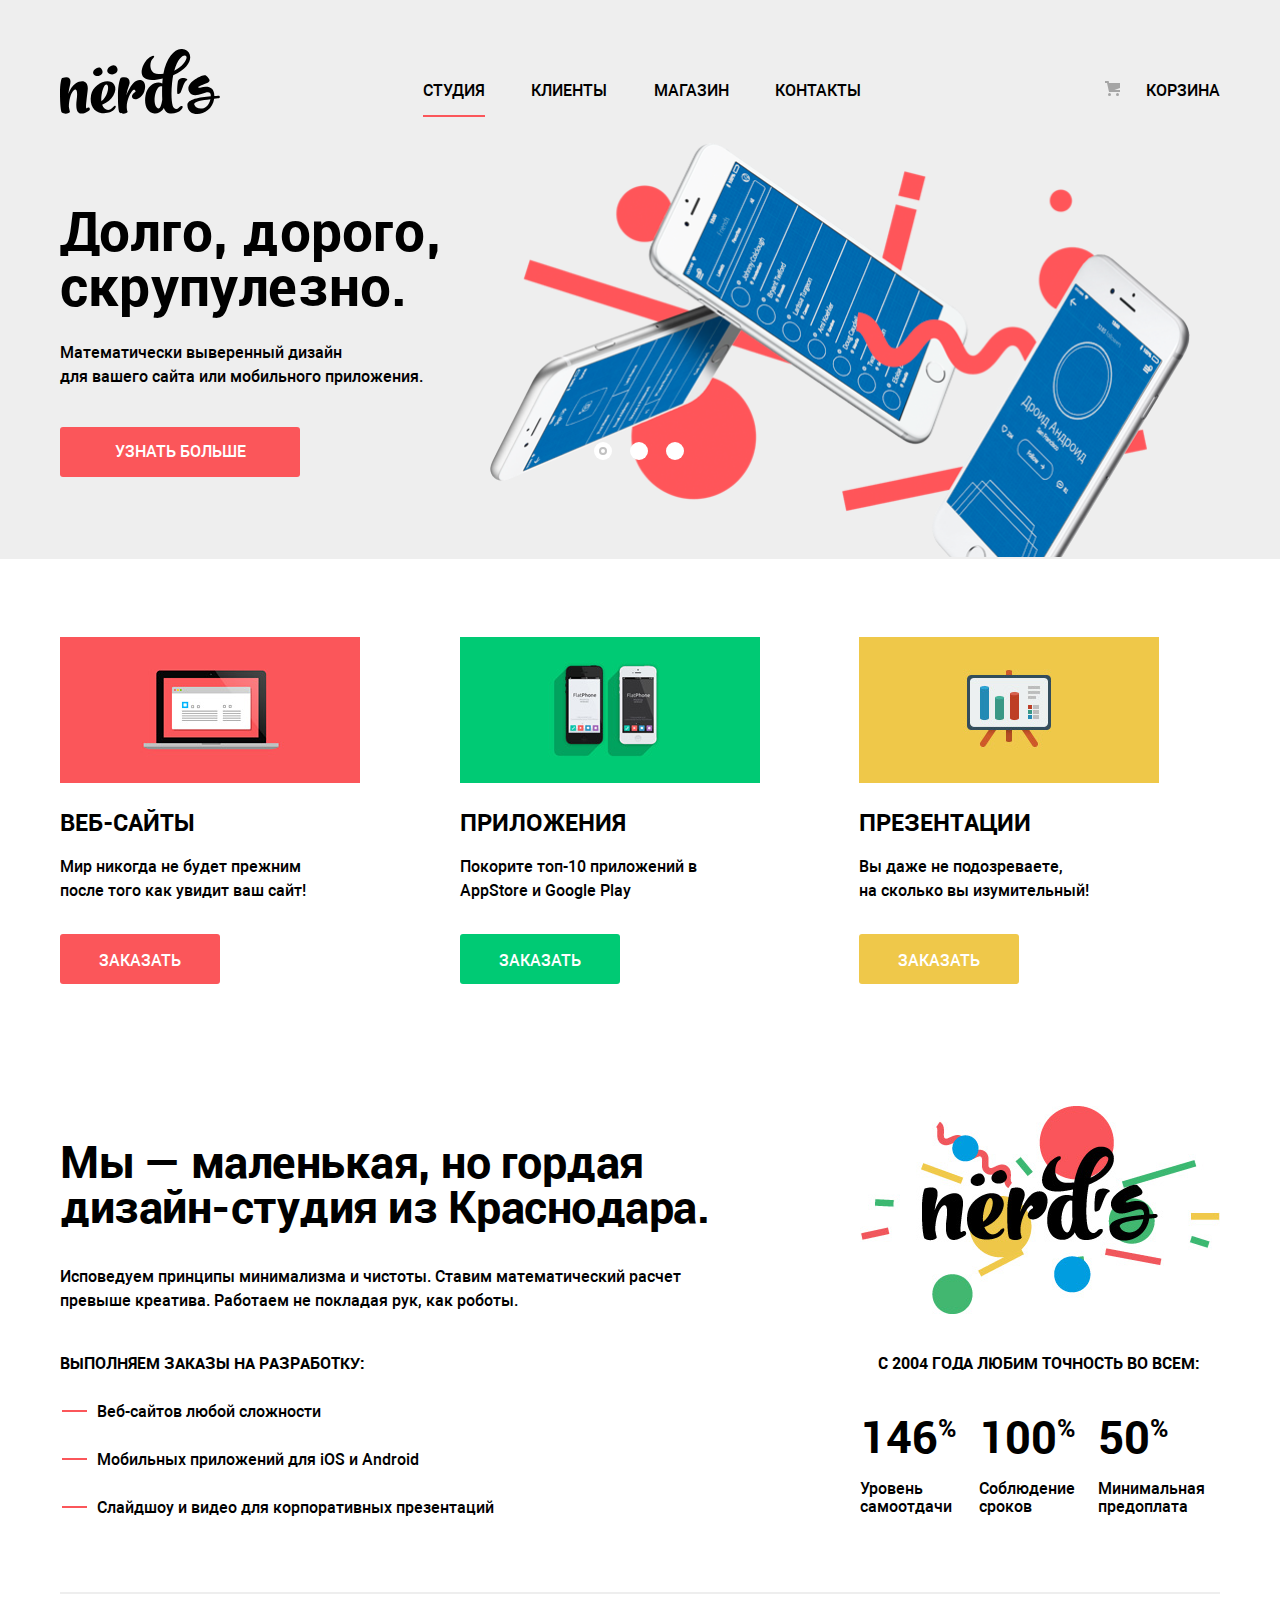
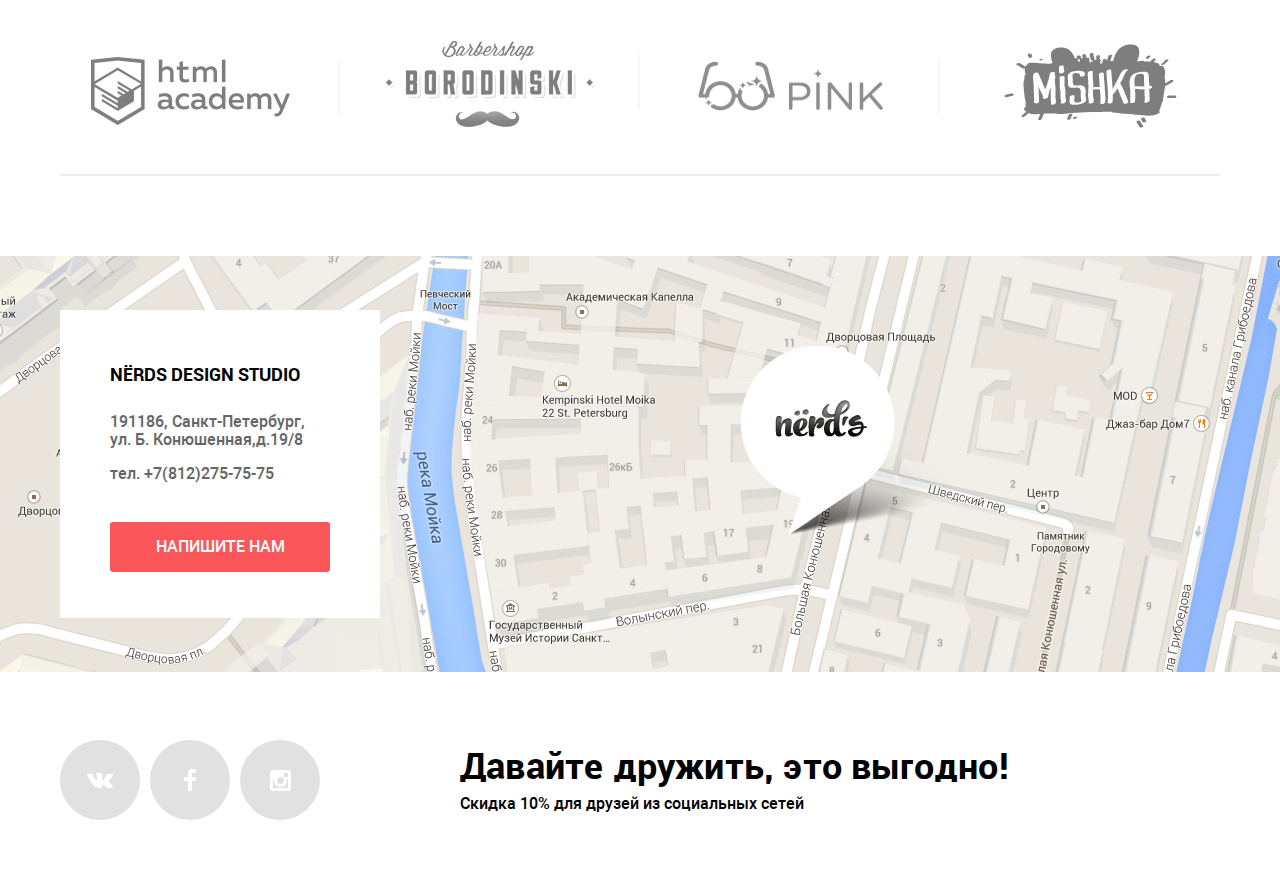
<file: index.html>
<!DOCTYPE html>
<html lang="ru">

<head>
  <meta charset="utf-8">
  <meta name="format-detection" content="telephone=no">
  <title>HTML Academy: Нёрдс</title>
  <link rel="stylesheet" href="css/normalize-min.css">
  <link rel="stylesheet" href="css/style-min.css">
</head>

<body>
  <div class="header-color">
    <header class="main-header wrapper">
      <nav class="main-navigation">
        <a class="header-logo">
          <img src="img/svg/nerds-logo.svg" width="160" height="65" alt="Логотип Nёrds">
        </a>
        <ul class="main-navigation__list">
          <li class="main-navigation__item down-line-red"><a href="#">Студия</a></li>
          <li class="main-navigation__item"><a href="#">Клиенты</a></li>
          <li class="main-navigation__item"><a href="catalog.html">Магазин</a></li>
          <li class="main-navigation__item"><a href="#">Контакты</a></li>
        </ul>
        <ul class="main-navigation__extra-list">
          <li class="main-navigation__extra-item">
            <a href="#">Корзина</a>
          </li>
        </ul>
      </nav>
    </header>
  </div>

  <main>
    <div class="header-color">
      <section class="promo-slider wrapper ">
        <h2 class="visually-hidden">Слайды преимуществ</h2>
        <input class="visually-hidden product-1" type="radio" id="product-1" name="toggle" checked>
        <input class="visually-hidden product-2" type="radio" id="product-2" name="toggle">
        <input class="visually-hidden product-3" type="radio" id="product-3" name="toggle">
        <div class="slider-controls">
          <label class="slider-controls-item--1" for="product-1">Первый</label>
          <label class="slider-controls-item--2" for="product-2">Второй</label>
          <label class="slider-controls-item--3" for="product-3">Третий</label>
        </div>

        <ul class="promo-slider__list">
          <li class="promo-slider__item promo-slider__item--slide1 item-slider">
            <b class="item-slider__title">Долго, дорого,<br>скрупулезно.</b>
            <p class="item-slider__text">Математически выверенный дизайн<br>для вашего сайта или мобильного приложения.</p>
            <a class="button item-slider__link" href="#">Узнать больше</a>
          </li>
          <li class="promo-slider__item promo-slider__item--slide2 item-slider">
            <b class="item-slider__title">Любим математику<br> как никто другой</b>
            <p class="item-slider__text">Никакого креатива, только математические формулы<br> для расчета идеальных
              пропорций.</p>
            <a class="button item-slider__link" href="#">Узнать больше</a>
          </li>
          <li class="promo-slider__item promo-slider__item--slide3 item-slider">
            <b class="item-slider__title">Только ночь,<br>только хардкор</b>
            <p class="item-slider__text">Работать днем, как все? Мы против этого,<br> Ближе к полуночи работа только
              начинается.</p>
            <a class="button item-slider__link" href="#">Узнать больше</a>
          </li>
        </ul>

      </section>
    </div>
    <section class="services wrapper">
      <ul class="services__list">
        <li class="services__item services__title--web">
          <h2 class="services__title ">Веб-сайты</h2>
          <p class="services__text">Мир никогда не будет прежним<br> после того как увидит ваш сайт!</p>
          <a class="button services__link button--red" href="#">Заказать</a>
        </li>
        <li class="services__item services__title--app">
          <h2 class="services__title">Приложения</h2>
          <p class="services__text">Покорите топ-10 приложений в AppStore и Google Play</p>
          <a class="button services__link button--green" href="#">Заказать</a>
        </li>
        <li class="services__item services__title--presentation">
          <h2 class="services__title">Презентации</h2>
          <p class="services__text">Вы даже не подозреваете,<br> на сколько вы изумительный!</p>
          <a class="button  services__link button--yellow" href="#">Заказать</a>
        </li>
      </ul>
    </section>
    <section class="about-us wrapper">
      <div class="brief-info">
        <h2 class="brief-info__title">Мы — маленькая, но гордая дизайн-студия из Краснодара.</h2>
        <p class="brief-info__text">Исповедуем принципы минимализма и чистоты. Ставим математический расчет превыше
          креатива. Работаем не покладая рук, как роботы.</p>
        <h3 class="brief-info__header">Выполняем заказы на разработку:</h3>
        <ul class="brief-info__list">
          <li class="brief-info__item">Веб-сайтов любой сложности</li>
          <li class="brief-info__item">Мобильных приложений для iOS и Android</li>
          <li class="brief-info__item">Слайдшоу и видео для корпоративных презентаций</li>
        </ul>
      </div>
      <div class="features">
        <h2 class="visually-hidden">Преимущества</h2>
        <img src="img/nerds-illustration.png" width="360" height="208" alt="Логотип веб-студии Нёрдс">
        <p class="features__heading">С 2004 ГОДА ЛЮБИМ ТОЧНОСТЬ ВО ВСЕМ:</p>
        <dl class="features__list">
          <div class="feat-flex"><dt class="features__term">Уровень самоотдачи</dt>
            <dd class="features__determination">146<span>%</span></dd>
          </div>
          <div class="feat-flex"><dt class="features__term">Соблюдение сроков</dt>
            <dd class="features__determination">100<span>%</span></dd>
          </div>
          <div class="feat-flex"><dt class="features__term">Минимальная предоплата</dt>
            <dd class="features__determination">50<span>%</span></dd>
          </div>
        </dl>
      </div>
    </section>
    <section class="reference-container wrapper">
      <h2 class="visually-hidden">Reference</h2>
      <ul class="reference-list">
        <li class="reference-img">
          <a href="https://htmlacademy.ru/intensive/htmlcss">
            <img src="img/logo-1.png" width="199" height="68" alt="HTML Academy">
          </a>
        </li>
        <li class="reference-img">
          <a href="#">
            <img src="img/logo-2.png" width="209" height="90" alt="Barbershop Borodinski">
          </a>
        </li>
        <li class="reference-img">
          <a href="#">
            <img src="img/logo-3.png" width="185" height="50" alt="PINK">
          </a>
        </li>
        <li class="reference-img">
          <a href="#">
            <img src="img/logo-4.png" width="173" height="84" alt="Mishka">
          </a>
        </li>
      </ul>
    </section>
    <section class="contacts" id="map">
      <div class="cont-relative">
        <div class="contacts-container">
          <h2 class="contacts-title">NЁRDS DESIGN STUDIO</h2>
          <p class="contacts-text">191186, Санкт-Петербург,<br>ул. Б. Конюшенная,д.19/8</p>
          <p class="contacts-text">тел. +7(812)275-75-75</p>
          <a href="form.html" class="btn contacts-btn">Напишите нам</a>
        </div>
      </div>
      <iframe class="frame-maps" src="https://yandex.ru/map-widget/v1/?um=constructor%3A9f9f6bf86912d84e4e735cc1d7a996acdfd5a36370ceadb6f1b96682a616d9d2&amp;source=constructor"></iframe>
    </section>
  </main>
  <footer class="footer-container wrapper">
    <ul class="footer-social">
      <li class="social__link icon-vk">
        <a href="https://vk.com/" aria-label="Вконтакте"></a>
      </li>
      <li class="social__link icon-facebook">
        <a href="https://www.facebook.com/" aria-label="Фейсбук"></a>
      </li>
      <li class="social__link icon-instagram">
        <a href="https://instagram.com/" aria-label="Инстаграм"></a>
      </li>
    </ul>
    <div class="footer-friendship">
      <b class="friendship-title">Давайте дружить, это выгодно!</b>
      <p class="friendship-text">Скидка 10% для друзей из социальных сетей</p>
    </div>
  </footer>
  <section class="feedback">
    <h2 class="feedback__title">Напишите нам</h2>
    <form class="input-form" action="http://echo.htmlacademy.ru" method="get">
      <div class="input-form__flex">
        <p class="input-form__name">
          <label for="user-name">Ваше имя:</label>
          <input type="text" id="user-name" name="user-name" placeholder="Имя Фамилия">
        </p>
        <p class="input-form__email">
          <label for="email">Ваш e-mail:</label>
          <input type="text" id="email" name="emeil" placeholder="email@example.com">
        </p>
      </div>
      <p class="input-form__review">
        <label for="review">Текст письма:</label>
        <textarea id="review" rows="5" placeholder="В свободной форме"></textarea>
      </p>
      <button class="button input-form__button" type="submit">Отправить</button>
    </form>
    <button class="feedback-close" type="button">Закрыть</button>
  </section>

  <script src="js/script-min.js"></script>
</body>

</html>
</file>
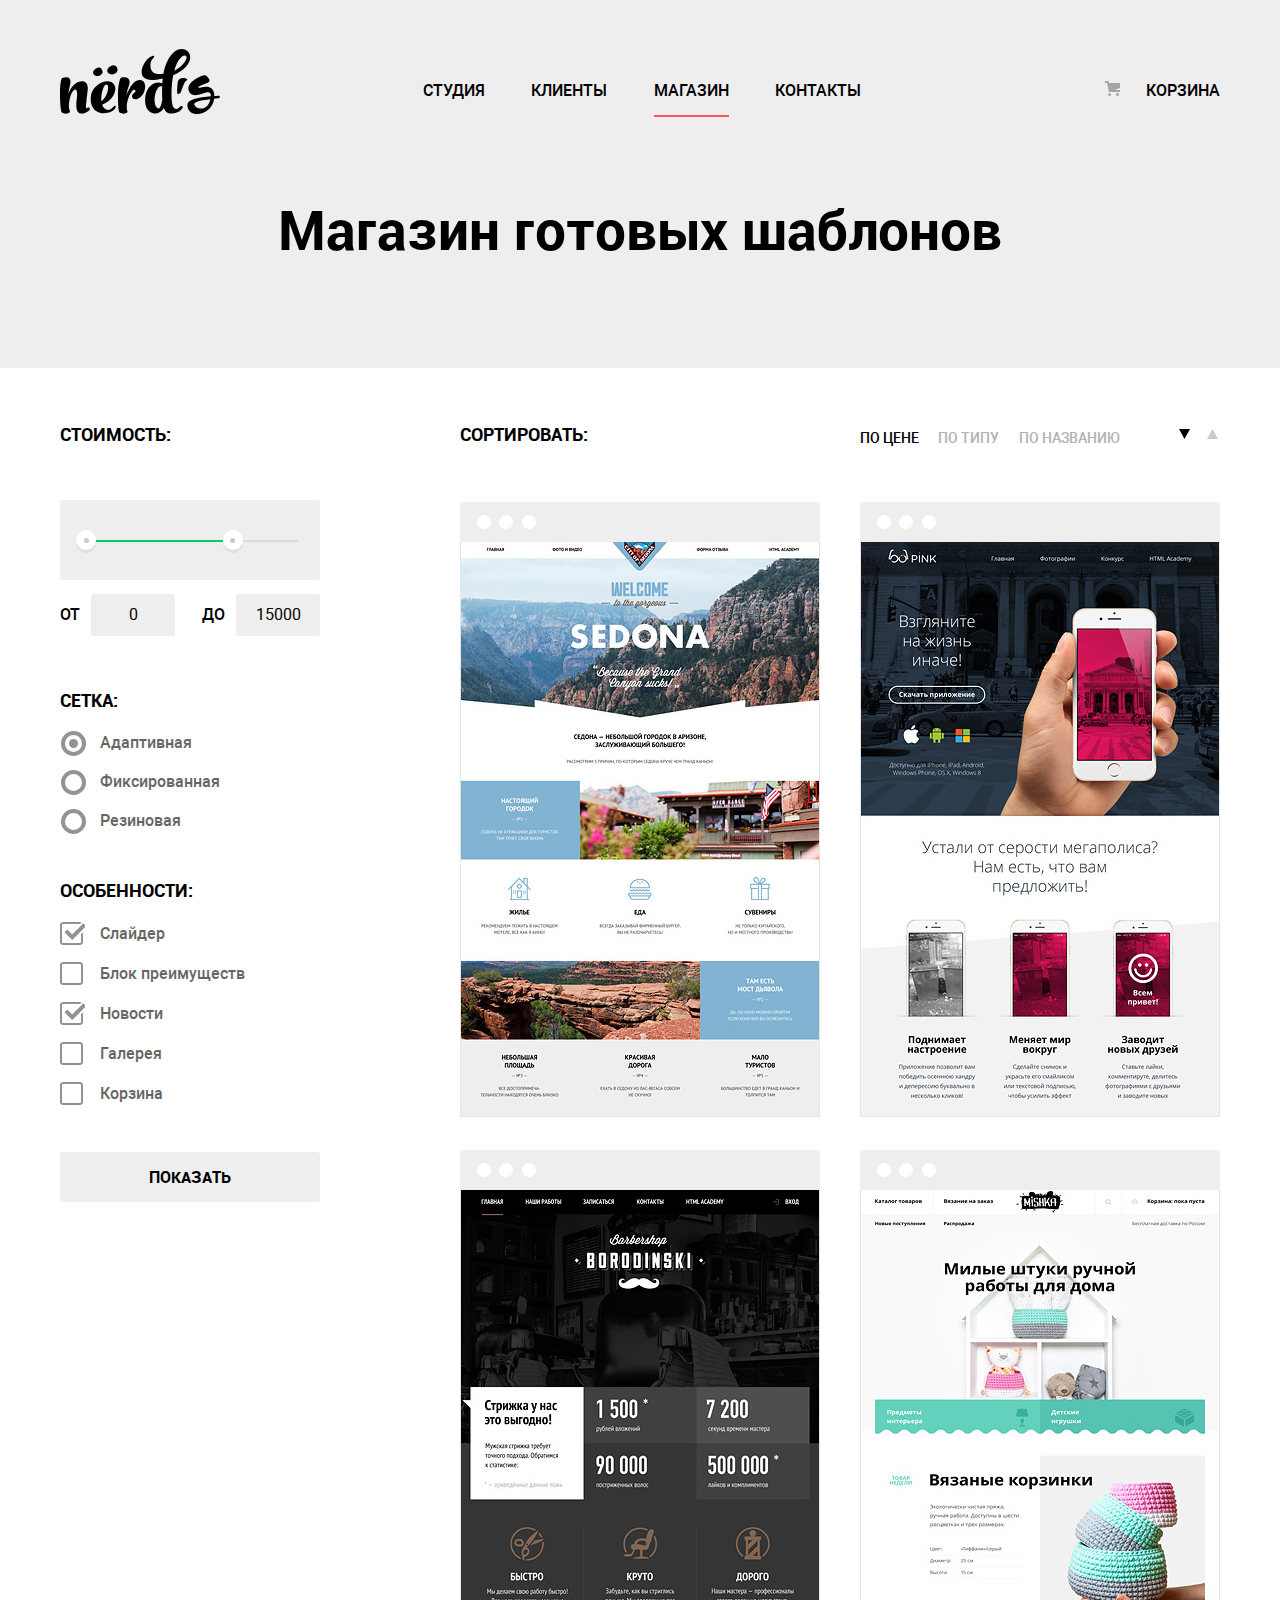
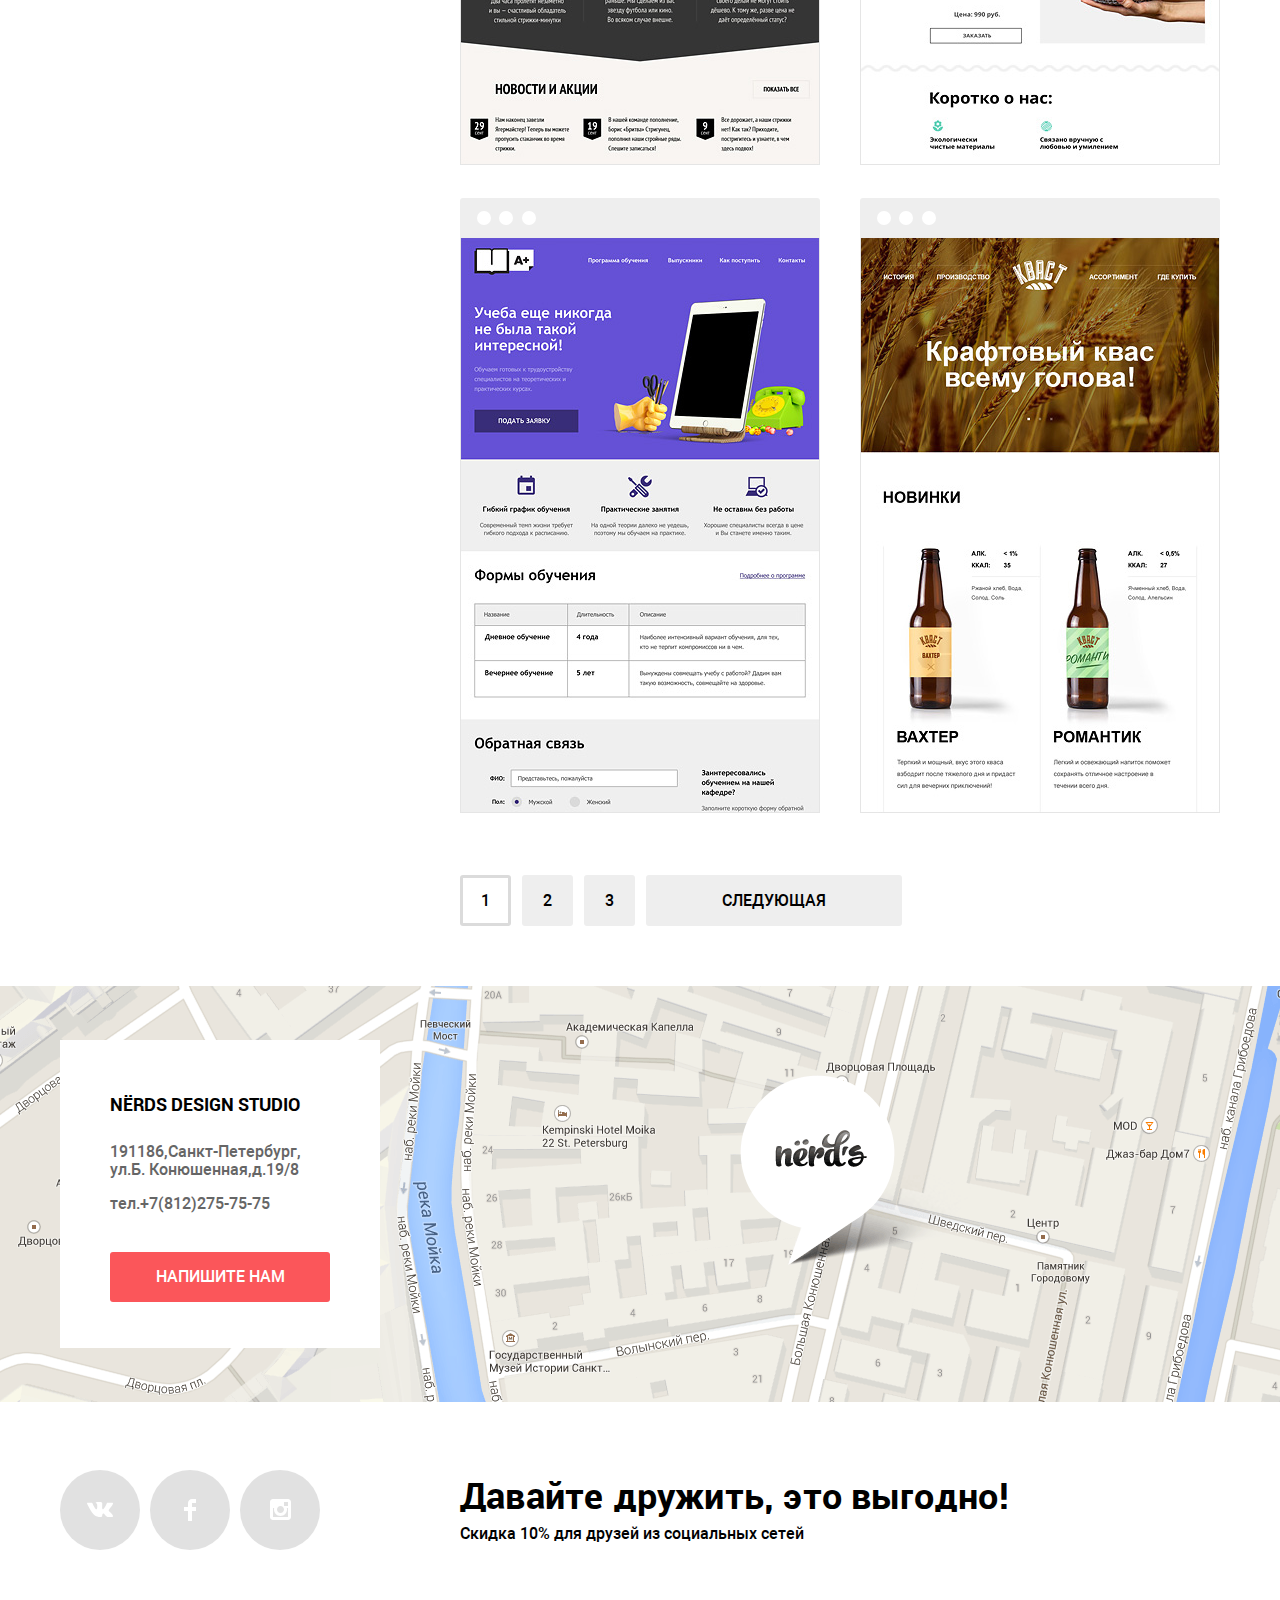
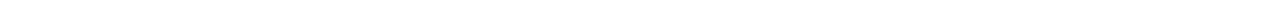
<file: catalog.html>
<!DOCTYPE html>
<html lang="ru">

<head>
  <meta charset="utf-8">
  <meta name="format-detection" content="telephone=no">
  <title>HTML Academy: Нёрдс</title>
  <link rel="stylesheet" href="css/normalize.css">
  <link rel="stylesheet" href="css/style-min.css">
</head>

<body>
  <div class="header-color">
    <header class="main-header wrapper">
      <nav class="main-navigation">
        <a class="header-logo" href="index.html">
          <img src="img/svg/nerds-logo.svg" width="160" height="65" alt="Логотип Nёrds">
        </a>
        <ul class="main-navigation__list">
          <li class="main-navigation__item"><a href="index.html">Студия</a></li>
          <li class="main-navigation__item"><a href="#">Клиенты</a></li>
          <li class="main-navigation__item down-line-red"><a href="catalog.html">Магазин</a></li>
          <li class="main-navigation__item"><a href="#">Контакты</a></li>
        </ul>
        <ul class="main-navigation__extra-list">
          <li class="main-navigation__extra-item">
            <a href="#">Корзина</a>
          </li>
        </ul>
      </nav>
    </header>
    <h1 class="page-title">Магазин готовых шаблонов</h1>
  </div>
  <main>
    <div class="flex wrapper">
      <section class="filter">
        <h2 class="visually-hidden">Фильтр</h2>
        <form action="#" method="post">
          <fieldset class="filter__box">
            <legend class="filter__title">Стоимость:</legend>
            <div class="filter__range-scale">
              <div class="filter__line"></div>
              <div class="filter__line-active"><span class="start"></span>
                <span class="end"></span></div>
            </div>
            <div class="filter__input-value">
              <label>
                <span>ОТ</span> <input type="text" value="0">
              </label>
              <label>
                <span>ДО</span> <input type="text" value="15000">
              </label>
            </div>
          </fieldset>
          <fieldset class="filter__box">
            <legend class="filter__title">Сетка:</legend>
            <ul class="filter__option">
              <li class="filter__option-radio">
                <input class="visually-hidden filter-input filter-input-radio" id="adaptive" type="radio" name="layout-grid"
                  value="adaptive" checked>
                <label for="adaptive" tabindex="0">Адаптивная</label>
              </li>

              <li class="filter__option-radio">
                <input class="visually-hidden filter-input filter-input-radio" id="fix" type="radio" name="layout-grid"
                  value="fix">
                <label for="fix" tabindex="0">Фиксированная</label>
              </li>

              <li class="filter__option-radio">
                <input class="visually-hidden filter-input filter-input-radio" id="rubber" type="radio" name="layout-grid"
                  value="rubber">
                <label for="rubber" tabindex="0">Резиновая</label>
              </li>
            </ul>
          </fieldset>
          <fieldset class="filter__box">
            <legend class="filter__title">Особенности:</legend>
            <ul class="filter__option">
              <li class="filter__option-checkbox">
                <input class="visually-hidden filter-input filter-input-checkbox" type="checkbox" id="slider" name="properties"
                  value="slider" checked>
                <label for="slider" tabindex="0">Слайдер</label>
              </li>

              <li class="filter__option-checkbox">
                <input class="visually-hidden filter-input filter-input-checkbox" type="checkbox" id="advantages" name="properties"
                  value="advantages">
                <label for="advantages" tabindex="0">Блок преимуществ</label>
              </li>

              <li class="filter__option-checkbox">
                <input class="visually-hidden filter-input filter-input-checkbox" type="checkbox" id="news" name="properties"
                  value="news" checked>
                <label for="news" tabindex="0">Новости</label>
              </li>

              <li class="filter__option-checkbox">
                <input class="visually-hidden filter-input filter-input-checkbox" type="checkbox" id="gallery" name="properties"
                  value="gallery">
                <label for="gallery" tabindex="0">Галерея</label>
              </li>

              <li class="filter__option-checkbox">
                <input class="visually-hidden filter-input filter-input-checkbox" type="checkbox" id="basket" name="properties"
                  value="basket">
                <label for="basket" tabindex="0">Корзина</label>
              </li>
            </ul>
          </fieldset>
          <button class="button filter-button" type="submit">Показать</button>
        </form>

      </section>
      <section class="catalog">
        <h2 class="visually-hidden">Сортировка</h2>
        <div class="flex">
          <b class="catalog__title">Сортировать:</b>
          <ul class="catalog-sorting">
            <li class="catalog-sorting__item catalog-sorting__item--active"><a href="#">По цене</a></li>
            <li class="catalog-sorting__item"><a href="#">По типу</a></li>
            <li class="catalog-sorting__item"><a href="#">По названию</a></li>
          </ul>
          <ul class="catalog-extra">
            <li class="catalog-extra__down" tabindex="0">
              <span class="visually-hidden">По убыванию</span>
              <a href="#"></a>
            </li>
            <li class="catalog-extra__up" tabindex="0">
              <span class="visually-hidden">По возрастанию</span>
              <a href="#"></a>
            </li>
          </ul>
        </div>
        <ul class="catalog__list">
          <li class="catalog__item">
            <span class="catalog__circle"></span>
            <img src="img/img-sedona.jpg" width="360" height="576" alt="Пример работы, сайт — Sedona">
            <div class="catalog-hover">
              <p class="catalog-hover__title"><a href="#">SEDONA</a></p>
              <p class="catalog-hover__item">Информационный сайт для туристов</p>
              <div><a class="button catalog-hover__link" href="#">9900 РУБ.</a></div>
            </div>
          </li>
          <li class="catalog__item">
            <span class="catalog__circle"></span>
            <img src="img/img-pink.jpg" width="360" height="576" alt="Пример работы, сайт — PINK">
            <div class="catalog-hover">
              <p class="catalog-hover__title"><a href="#">PINK APP</a></p>
              <p class="catalog-hover__item">Продуктовый лендинг приложения для iOS и Android</p>
              <a class="button catalog-hover__link" href="#">9900 РУБ.</a>
            </div>
          </li>
          <li class="catalog__item">
            <span class="catalog__circle"></span>
            <img src="img/img-barbershop.jpg" width="360" height="576" alt="Пример работы, сайт — Barbershop BORODINSKI">
            <div class="catalog-hover">
              <p class="catalog-hover__title"><a href="#">BARBERSHOP</a></p>
              <p class="catalog-hover__item">Сайт салона красоты. Для мужчин, да.</p>
              <a class="button catalog-hover__link" href="#">9900 РУБ.</a>
            </div>
          </li>
          <li class="catalog__item">
            <span class="catalog__circle"></span>
            <img src="img/img-mishka.jpg" width="360" height="576" alt="Пример работы, сайт — MISHKA">
            <div class="catalog-hover">
              <p class="catalog-hover__title"><a href="#">MISHKA</a></p>
              <p class="catalog-hover__item">Интернет-магазин вязанных игрушек</p>
              <a class="button catalog-hover__link" href="#">9900 РУБ.</a>
            </div>
          </li>
          <li class="catalog__item">
            <span class="catalog__circle"></span>
            <img src="img/img-aplus.jpg" width="360" height="576" alt="Пример работы, сайт — A+">
            <div class="catalog-hover">
              <p class="catalog-hover__title"><a href="#">A PLUS</a></p>
              <p class="catalog-hover__item">Лендинг курсов повышения квалификации</p>
              <a class="button catalog-hover__link" href="#">9900 РУБ.</a>
            </div>
          </li>
          <li class="catalog__item">
            <span class="catalog__circle"></span>
            <img src="img/img-kvast.jpg" width="360" height="576" alt="Пример работы, сайт — КВАСТ">
            <div class="catalog-hover">
              <p class="catalog-hover__title"><a href="#">КВАСТ</a></p>
              <p class="catalog-hover__item">Промо-сайт производителя крафтового кваса</p>
              <a class="button catalog-hover__link" href="#">9900 РУБ.</a>
            </div>
          </li>
        </ul>
        <ul class="paginator">
          <li class="paginator__item paginator__item--active"><a href="#">1</a></li>
          <li class="paginator__item"><a href="#">2</a></li>
          <li class="paginator__item"><a href="#">3</a></li>
          <li class="paginator__item paginator__item--next"><a href="#">Следующая</a></li>
        </ul>

      </section>
    </div>
    <section class="contacts" id="map">
      <div class="cont-relative">
        <div class="contacts-container">
          <h2 class="contacts-title">NЁRDS DESIGN STUDIO</h2>
          <p class="contacts-text">191186,Санкт-Петербург,<br>ул.Б. Конюшенная,д.19/8</p>
          <p class="contacts-text">тел.+7(812)275-75-75</p>
          <a href="#" class="btn contacts-btn">Напишите нам</a>
        </div>
      </div>
      <iframe class="frame-maps" src="https://yandex.ru/map-widget/v1/?um=constructor%3A9f9f6bf86912d84e4e735cc1d7a996acdfd5a36370ceadb6f1b96682a616d9d2&amp;source=constructor"></iframe>
    </section>
  </main>

  <footer class="footer-container wrapper">
    <ul class="footer-social">
      <li class="social__link icon-vk">
        <a href="https://vk.com/" aria-label="Вконтакте"></a>
      </li>
      <li class="social__link icon-facebook">
        <a href="https://www.facebook.com/" aria-label="Фейсбук"></a>
      </li>
      <li class="social__link icon-instagram">
        <a href="https://instagram.com/" aria-label="Инстаграм"></a>
      </li>
    </ul>
    <div class="footer-friendship">
      <b class="friendship-title">Давайте дружить, это выгодно!</b>
      <p class="friendship-text">Скидка 10% для друзей из социальных сетей</p>
    </div>
  </footer>
  <section class="feedback">
    <h2 class="feedback__title">Напишите нам</h2>
    <form class="input-form" action="http://echo.htmlacademy.ru" method="get">
      <div class="input-form__flex">
        <p class="input-form__name">
          <label for="user-name">Ваше имя:</label>
          <input type="text" id="user-name" name="user-name" placeholder="Имя Фамилия">
        </p>
        <p class="input-form__email">
          <label for="email">Ваш e-mail:</label>
          <input type="text" id="email" name="emeil" placeholder="email@example.com">
        </p>
      </div>
      <p class="input-form__review">
        <label for="review">Текст письма:</label>
        <textarea id="review" rows="5" placeholder="В свободной форме"></textarea>
      </p>
      <button class="button input-form__button" type="submit">Отправить</button>
    </form>
    <button class="feedback-close" type="button">Закрыть</button>
  </section>

  <script src="js/script-min.js"></script>
</body>

</html>
</file>
<file: css/style-min.css>
@font-face{font-family:"Roboto";font-style:normal;font-weight:400;src:local("Roboto"), local("Roboto-Regular"), url("../fonts/web/roboto.woff2") format("woff2"), url("../fonts/web/roboto.woff") format("woff")}@font-face{font-family:"Roboto";font-style:normal;font-weight:500;src:local("Roboto Medium"), local("Roboto-Medium"), url("../fonts/web/robotomedium.woff2") format("woff2"), url("../fonts/web/robotomedium.woff") format("woff")}@font-face{font-family:"Roboto";font-style:normal;font-weight:700;src:local("Roboto Bold"), local("Roboto-Bold"), url("../fonts/web/robotobold.woff2") format("woff2"), url("../fonts/web/robotobold.woff") format("woff")}body{margin:0;padding:0;background-color:white;color:black;font-family:"Roboto","Arial","sans-serif";font-weight:500;font-size:16px;line-height:24px;min-width:1200px}.page-title{font-size:55px;line-height:55px;text-align:center;padding-top:30px;padding-bottom:110px}a:focus{outline:none}a{text-decoration:none}.menu, .menu a,.list-title{list-style:none;text-transform:uppercase;line-height:20px;background-color:lightgray;margin:0;padding:0;list-style:none}.menu a:hover,.icon-basket:hover{color:red}.menu a:focus,.icon-basket:focus{color:gray}.icon-basket{text-transform:uppercase;background-color:lightgray}.service-title{text-transform:uppercase}.btn{color:#fff;background-color:#fb565a;text-transform:uppercase;border:none;text-align:center;border-radius:3px;outline:none}.slide-title{font-size:50px;line-height:60px}.slide-text{font-size:14px}.btn{font:inherit}.letter-form input{border:2px solid lightgray}.letter-form input:hover{border:2px solid gray}.letter-form input:focus{border:2px solid black}.letter-form input:invalid{border:2px solid red}*,*::before,*::after{-webkit-box-sizing:inherit;box-sizing:inherit}.wrapper{margin:0 auto;width:1160px;padding:0 20px}.main-header{padding-top:49px}.header-color{background-color:#eee;color:#000}.main-navigation{font-size:16px;line-height:30px;color:#000;background-color:#eee;text-transform:uppercase;display:-webkit-box;display:-ms-flexbox;display:flex;-webkit-box-align:start;-ms-flex-align:start;align-items:flex-start;-webkit-box-orient:horizontal;-webkit-box-direction:normal;-ms-flex-direction:row;flex-direction:row}.main-navigation__list{width:440px;padding:0;display:-webkit-box;display:-ms-flexbox;display:flex;-webkit-box-pack:justify;-ms-flex-pack:justify;justify-content:space-between;-ms-flex-wrap:wrap;flex-wrap:wrap;margin-left:203px;margin-bottom:19px;margin-top:27px;max-width:440px}.main-navigation__list,.main-navigation__extra-list{list-style:none}.main-navigation__extra-list{margin-left:auto;margin-bottom:19px;margin-top:25px;width:320px;display:-webkit-box;display:-ms-flexbox;display:flex;-webkit-box-pack:end;-ms-flex-pack:end;justify-content:flex-end;-ms-flex-wrap:wrap;flex-wrap:wrap;position:relative}.main-navigation__list a, .main-navigation__extra-list a{color:#000;outline:none}.main-navigation__list a:focus, .main-navigation__list a:hover, .main-navigation__extra-list a:focus, .main-navigation__extra-list a:hover{color:#fb565a}.main-navigation__list a:active, .main-navigation__extra-list a:active{color:#b4b4b4}.menu{display:-webkit-box;display:-ms-flexbox;display:flex;-webkit-box-pack:justify;-ms-flex-pack:justify;justify-content:space-between}.item-slider{display:none;padding:78px 0 80px 0;width:1150px;background-repeat:no-repeat;background-size:700px;background-position:430px 7px;padding-top:68px;padding-bottom:82px}.item-slider__title{font-size:55px;line-height:55px;letter-spacing:0.2px}.item-slider__text{margin-top:27px;margin-bottom:38px}.item-slider__link{display:inline-block;width:240px;min-height:24px;padding-top:13px;padding-bottom:13px;vertical-align:top}.item-slider__link:hover,.item-slider__link:focus{background-color:#e74246}.item-slider__link:active{background-color:#d7373b}.product-1:checked ~ .slider-controls .slider-controls-item--1::before, .product-2:checked ~ .slider-controls .slider-controls-item--2::before, .product-3:checked ~ .slider-controls .slider-controls-item--3::before{content:"";position:absolute;left:17px;top:17px;z-index:2;width:4px;height:4px;margin:-4px;background-color:inherit;border:2px solid #c1c1c1;border-radius:50%}.product-1:checked ~ .promo-slider__list .item-slider:nth-child(1){display:block}.product-2:checked ~ .promo-slider__list .item-slider:nth-child(2){display:block}.product-3:checked ~ .promo-slider__list .item-slider:nth-child(3){display:block}.promo-slider{position:relative}.promo-slider__list{list-style:none;padding:0;margin:0}.promo-slider__item{background-color:#eee}.promo-slider__item--slide1{background-image:url("../img/slide1.png")}.promo-slider__item--slide2{background-image:url("../img/slide2.png")}.promo-slider__item--slide3{background-image:url("../img/slide3.png")}.slider-controls{position:absolute;left:50%;bottom:107px;z-index:100;width:160px;height:18px;text-align:center;font-size:0;-webkit-transform:translateX(-50%);-ms-transform:translateX(-50%);transform:translateX(-50%)}.slider-controls label{position:relative;display:inline-block;padding:18px;border-radius:50%;cursor:pointer;vertical-align:top}.slider-controls label::after{content:"";position:absolute;top:8px;left:8px;z-index:1;width:18px;height:18px;background:#fff;border-radius:50%}.info-slider__list{margin:0;padding:0;display:-webkit-box;display:-ms-flexbox;display:flex;-webkit-box-pack:justify;-ms-flex-pack:justify;justify-content:space-between}.services{padding-top:10px}.services__list{width:1102px;margin:0;display:-webkit-box;display:-ms-flexbox;display:flex;-webkit-box-orient:horizontal;-webkit-box-direction:normal;-ms-flex-direction:row;flex-direction:row;-webkit-box-pack:justify;-ms-flex-pack:justify;justify-content:space-between;-ms-flex-wrap:wrap;flex-wrap:wrap;padding:0;list-style:none}.services__item{width:303px;background-position:top;margin-top:68px}.services__item:not(:first-of-type){margin-left:3px}.services__title{margin-bottom:17px;margin-top:25px;font-size:24px;line-height:30px;text-transform:uppercase}.services__text{margin-bottom:31px}.services__title--web::before,.services__title--app::before,.services__title--presentation::before{content:"";width:300px;height:146px;position:relative;display:block}.services__title--web::before{background-image:url("../img/illustration-1.png")}.services__title--app::before{background-image:url("../img/illustration-2.png")}.services__title--presentation::before{background-image:url("../img/illustration-3.png")}.services__link{display:inline-block;width:160px;padding-top:15px;padding-bottom:11px;vertical-align:top}.button{color:#fff;background-color:#fb565a;text-transform:uppercase;border:none;text-align:center;border-radius:3px;outline:none}.button:hover{background-color:#e74246;cursor:pointer}.button:active{background-color:#d7373b;-webkit-box-shadow:inset 0 3px 0 0 #c13135;box-shadow:inset 0 3px 0 0 #c13135}.button--red{background-color:#fb565a}.button--red:hover,.button--red:focus{background-color:#e74246}.button--red:active{background-color:#d7373b}.button--green{background-color:#00ca74}.button--green:hover,.button--green:focus{background-color:#00bc6c}.button--green:active{background-color:#00aa62;-webkit-box-shadow:inset 0 3px 0 0 #009958;box-shadow:inset 0 3px 0 0 #009958}.button--yellow{background-color:#efc84a}.button--yellow:hover,.button--yellow:focus{background-color:#eab534}.button--yellow:active{background-color:#e5a722;-webkit-box-shadow:inset 0 3px 0 0 #ce961f;box-shadow:inset 0 3px 0 0 #ce961f}.about-us{width:1160px;display:-webkit-box;display:-ms-flexbox;display:flex;-webkit-box-pack:justify;-ms-flex-pack:justify;justify-content:space-between;padding:0;padding-top:118px;padding-bottom:38px;margin-bottom:18px}.brief-info{width:660px}.brief-info__header{margin-bottom:25px;font-size:16px;line-height:24px}.brief-info__list{padding-left:37px;list-style:none}.brief-info__item:not(:first-child){margin-top:24px}.brief-info__title{font-size:45px;line-height:45px;margin-bottom:35px;letter-spacing:-0.5px;margin-top:38px}.brief-info__header{text-transform:uppercase}.brief-info__item{position:relative}.brief-info__item::before{content:"";position:absolute;background:#fb565a;width:25px;height:2px;left:-35.5px;top:10px}.brief-info__text{margin-bottom:38px}.features{margin-top:4px}.features__heading{text-transform:uppercase;font-weight:bold;margin-top:30px;margin-left:18px}.features__term{font-size:16px;line-height:18px;margin-top:20px;margin-right:10px;margin-left:0px}.features__determination{font-size:45px;line-height:45px;font-weight:bold;margin-left:0}.features__determination span{vertical-align:super;font-size:25px}.features__list{display:-webkit-box;display:-ms-flexbox;display:flex;margin-top:31px;width:340px;-webkit-box-pack:justify;-ms-flex-pack:justify;justify-content:space-between;-ms-flex-wrap:wrap;flex-wrap:wrap}.feat-flex{display:-webkit-box;display:-ms-flexbox;display:flex;-webkit-box-orient:vertical;-webkit-box-direction:reverse;-ms-flex-direction:column-reverse;flex-direction:column-reverse;-webkit-box-pack:justify;-ms-flex-pack:justify;justify-content:space-between;-ms-flex-wrap:wrap;flex-wrap:wrap;width:102px;text-align:left}.reference-container{list-style:none;position:relative;margin-bottom:65px}.reference-container li{width:260px}.reference-list{width:1160px;position:relative;display:-webkit-box;display:-ms-flexbox;display:flex;-webkit-box-orient:horizontal;-webkit-box-direction:normal;-ms-flex-direction:row;flex-direction:row;-webkit-box-pack:justify;-ms-flex-pack:justify;justify-content:space-between;-ms-flex-wrap:wrap;flex-wrap:wrap;-webkit-box-align:center;-ms-flex-align:center;align-items:center;padding:0;margin:0;margin-bottom:80px;text-align:center;list-style:none;border-top:2px solid #eee;border-bottom:2px solid #eee}.reference-img{opacity:0.5;padding-top:47px;padding-bottom:33px;margin-bottom:3px;position:relative;cursor:pointer}.reference-img:focus{opacity:0.5}.reference-img:hover{opacity:1}.reference-img:active{opacity:0.2}.reference-img:first-of-type{margin-top:10px}.reference-img:first-of-type::after{content:"";position:absolute;top:50px;right:-20px;width:2px;height:55px;background:#eee}.reference-img:nth-of-type(2)::after{content:"";position:absolute;top:60px;right:-20px;width:2px;height:55px;background:#eee}.reference-img:nth-of-type(3)::after{content:"";position:absolute;top:45px;right:-20px;width:2px;height:55px;background:#eee}.feedback-close{position:absolute;top:80px;right:60px;width:30px;height:30px;font-size:0;background-color:transparent;border:0;outline:0;cursor:pointer}.feedback-close:hover::before,.feedback-close:hover::after{opacity:1}.feedback-close:active::before,.feedback-close:active::after{opacity:0.2}.feedback-close::before,.feedback-close::after{content:"";position:absolute;top:10px;left:2px;width:20px;height:3px;border-radius:2px;background-color:#fb565a;opacity:0.5}.feedback-close::before{-webkit-transform:rotate(45deg);-ms-transform:rotate(45deg);transform:rotate(45deg)}.feedback-close::after{-webkit-transform:rotate(-45deg);-ms-transform:rotate(-45deg);transform:rotate(-45deg)}.feedback{padding:100px;position:fixed;width:760;background:white;left:50%;top:50%;margin-left:-470px;margin-top:-300px;-webkit-box-shadow:0 25px 100px 0 black;box-shadow:0 25px 100px 0 black;z-index:100;display:none}.feedback__title{font-size:45px;line-height:45px;margin-top:0}.feedback-show{display:block}.input-form label{font-size:16px;line-height:18px;font-weight:bold}.input-form input{font-size:16px;line-height:18px;border:2px solid black;border-radius:3px;width:341px;height:44px;padding-left:15px;opacity:0.2;outline:none}.input-form input:not(:focus):hover{opacity:0.5}.input-form input:focus{opacity:1}.input-form input:invalid{color:#e74246;border-color:#e74246}.input-form textarea{font-size:16px;line-height:18px;border:2px solid black;border-radius:3px;width:739px;height:97px;resize:none;padding-top:15px;padding-left:15px;opacity:0.2;outline:none}.input-form textarea:not(:focus):hover{opacity:0.5}.input-form textarea:focus{opacity:1}.input-form textarea:invalid{border-color:#e74246;color:#e74246}.input-form__button{margin-top:40px;padding:20px 80px;font-size:16px;line-height:18px;cursor:pointer}.input-form__button:focus{background-color:#e74246}.input-form__flex{display:-webkit-box;display:-ms-flexbox;display:flex;-webkit-box-orient:horizontal;-webkit-box-direction:normal;-ms-flex-direction:row;flex-direction:row;-webkit-box-pack:justify;-ms-flex-pack:justify;justify-content:space-between}.input-form__name{display:-webkit-box;display:-ms-flexbox;display:flex;-webkit-box-orient:vertical;-webkit-box-direction:normal;-ms-flex-direction:column;flex-direction:column}.input-form__email{display:-webkit-box;display:-ms-flexbox;display:flex;-webkit-box-orient:vertical;-webkit-box-direction:normal;-ms-flex-direction:column;flex-direction:column}.input-form__review{display:-webkit-box;display:-ms-flexbox;display:flex;-webkit-box-orient:vertical;-webkit-box-direction:normal;-ms-flex-direction:column;flex-direction:column}.contacts{height:416px;background-color:rgb(241, 239, 232);background-image:url("../img/mapmark.png");background-repeat:no-repeat;background-position:50%;position:relative;margin:0 auto;z-index:100}.cont-relative{position:relative;width:1200px;margin:0 auto}.contacts-title{width:220px;margin:0;margin-top:10px;font-size:18px;line-height:30px;font-weight:bold}.contacts-text{width:210px;margin-top:23px;font-size:16px;line-height:18px;color:#666}.contacts-btn{width:220px;margin-top:23px;margin-bottom:6px;padding-top:13px;padding-bottom:13px}.contacts-btn:focus{background-color:#e74246}.contacts-text:last-of-type{margin-top:0px}.contacts-container{position:absolute;width:220px;padding:40px 50px;top:54px;left:20px;background:white;background-position:left center;z-index:1;display:-webkit-box;display:-ms-flexbox;display:flex;box-sizing:content-box;-webkit-box-orient:vertical;-webkit-box-direction:normal;-ms-flex-direction:column;flex-direction:column;-ms-flex-wrap:wrap;flex-wrap:wrap}.footer-social{width:260px;margin:0;margin-top:2px;-webkit-box-pack:justify;-ms-flex-pack:justify;justify-content:space-between;-ms-flex-wrap:wrap;flex-wrap:wrap;padding-left:0;display:-webkit-box;display:-ms-flexbox;display:flex;list-style:none}.footer-friendship{width:560px;margin-top:10px;margin-left:140px}.friendship-title{font-size:36px;line-height:36px;font-weight:bold;letter-spacing:0.2px}.friendship-text{margin:0;margin-top:6px}.footer-container{display:-webkit-box;display:-ms-flexbox;display:flex;padding-top:66px;padding-bottom:70px}.social__link a{display:-webkit-box;display:-ms-flexbox;display:flex;-webkit-box-align:center;-ms-flex-align:center;align-items:center;-webkit-box-pack:center;-ms-flex-pack:center;justify-content:center;height:80px;width:80px;border-radius:50%;background-color:#e1e1e1;background-repeat:no-repeat;background-position:center;position:relative}.social__link:hover a{background-color:#e74246}.social__link:active a{background-color:#d7373b;-webkit-box-shadow:inset 0 3px 0 0 #c13135;box-shadow:inset 0 3px 0 0 #c13135}.icon-vk a{background-image:url("../img/svg/vk-icon.svg")}.icon-vk a:active{background-image:url("../img/svg/vk-icon-op.svg")}.icon-facebook a{background-image:url("../img/svg/fb-icon.svg")}.icon-facebook a:active{background-image:url("../img/svg/fb-icon-op.svg")}.icon-instagram a{background-image:url("../img/svg/insta-icon.svg")}.icon-instagram a:active{background-image:url("../img/svg/insta-icon-op.svg")}.header__logo{cursor:pointer}.header__logo:hover{opacity:0.8}.header__logo:active{opacity:0.3}.main-navigation__item--active{position:relative}.main-navigation__item--active::before{content:"";width:100%;height:2px;top:33px;position:absolute;background:#fb565a}.main-navigation__extra-item{max-width:160px;margin-top:2px}.main-navigation__extra-list{position:relative}.main-navigation__extra-item::before{content:"";width:15px;height:15px;position:absolute;background:url("../img/svg/cart-icon.svg");top:7px;right:100px;opacity:0.3;cursor:pointer}.flex{display:-webkit-box;display:-ms-flexbox;display:flex;-webkit-box-align:start;-ms-flex-align:start;align-items:flex-start;-webkit-box-pack:justify;-ms-flex-pack:justify;justify-content:space-between;-ms-flex-wrap:wrap;flex-wrap:wrap;margin-top:6px}.catalog{width:760px;margin-left:auto}.filter{width:260px}input[type="range"]{width:219px}.filter input[type="text"]{width:80px;height:40px;font-size:16px;line-height:22px;background-color:#eee;border:none;border-radius:3px;text-align:center;margin-left:2px}.filter__box{padding:0;margin:0;border:0 none}.filter__box:nth-child(2){margin-top:50px;display:-webkit-box;display:-ms-flexbox;display:flex;-webkit-box-orient:vertical;-webkit-box-direction:normal;-ms-flex-direction:column;flex-direction:column}.filter__box:nth-of-type(2) li{margin-top:15px}.filter__box:nth-of-type(3) li{margin-top:16px}.filter__box:nth-of-type(3){margin-top:27px}.filter__range-scale{height:80px;width:260px;background-color:#eee;border-radius:3px;margin-top:50px;position:relative}.filter__title{font-size:18px;font-weight:bold;line-height:30px;text-transform:uppercase}.filter__line{position:absolute;width:212px;height:2px;background:#d7dcde;top:50%;left:10%}.filter__line-active .start{position:absolute;width:5px;height:5px;border-radius:50%;top:-2px;left:-2px;background-color:#cbcbcb}.filter__line-active .end{position:absolute;width:5px;height:5px;border-radius:50%;top:-2px;right:-2px;background-color:#cbcbcb;z-index:1}.filter__line-active{position:absolute;width:147px;height:2px;background:#00ca74;top:50%;left:10%;cursor:pointer}.filter__line-active::before{content:"";width:20px;height:20px;border-radius:50%;background:#fff;position:absolute;-webkit-box-shadow:0 3px 0 0 #e0e0e0;box-shadow:0 3px 0 0 #e0e0e0;top:-10px;left:-10px}.filter__line-active::after{content:"";width:20px;height:20px;border-radius:50%;background:#fff;position:absolute;-webkit-box-shadow:0 3px 0 0 #e0e0e0;box-shadow:0 3px 0 0 #e0e0e0;top:-10px;right:-10px}.filter__input-value{margin-top:14px;display:-webkit-box;display:-ms-flexbox;display:flex;-webkit-box-pack:justify;-ms-flex-pack:justify;justify-content:space-between}.filter__input-value span{margin-right:5px}.filter__option{list-style:none;margin-top:0px}.filter-input-radio+label{position:relative;display:inline-block;vertical-align:top;cursor:pointer;opacity:0.6}.filter-input-radio+label::before{content:"";display:block;position:absolute;left:-39px;width:17px;height:17px;border:4px solid #000;border-radius:50%;opacity:0.7}.filter-input-radio:checked+label::after{content:"";display:block;position:absolute;left:-31px;top:8px;width:9px;height:9px;border-radius:50%;background:#000;opacity:0.7}.filter-input-checkbox+label{position:relative;display:inline-block;vertical-align:top;cursor:pointer;opacity:0.6}.filter-input-radio:disabled+label,.filter-input-checkbox:disabled+label{opacity:0.1}.filter-input-radio:focus+label,.filter-input-checkbox:focus+label,.filter-input-radio:hover+label,.filter-input-checkbox:hover+label{opacity:1}.filter-input-checkbox+label::before{content:"";display:block;position:absolute;width:25px;height:25px;background-image:url("../img/svg/checkbox-off.svg");background-repeat:no-repeat;left:-40px;opacity:0.7}.filter-input-checkbox:checked+label::before{content:"";display:block;position:absolute;width:25px;height:25px;background-image:url("../img/svg/checkbox-off.svg");background-repeat:no-repeat;left:-40px;opacity:0}.filter-input-checkbox:checked+label::after{content:"";display:block;position:absolute;width:25px;height:25px;background-image:url("../img/svg/checkbox-on.svg");background-repeat:no-repeat;left:-40px;top:0px;opacity:0.7}.filter-button{margin-top:30px;padding:16px 89px;font-size:16px;line-height:18px;border-radius:3px;background-color:#eee;color:#000;font-weight:bold}.filter-button:hover,.filter-button:focus{background-color:#dfdfdf}.filter-button:active{background-color:#d5d5d5;color:#959595;-webkit-box-shadow:inset 0 3px 0 0 #bfbfbf;box-shadow:inset 0 3px 0 0 #bfbfbf}.catalog__list{display:-webkit-box;display:-ms-flexbox;display:flex;-ms-flex-wrap:wrap;flex-wrap:wrap;-webkit-box-pack:justify;-ms-flex-pack:justify;justify-content:space-between;padding:0;margin-top:10px;list-style:none}.catalog__title{font-size:18px;line-height:18px;font-weight:bold;text-transform:uppercase}.catalog-sorting{padding:0;margin-top:0;margin-right:50px;width:280px;display:-webkit-box;display:-ms-flexbox;display:flex;-ms-flex-pack:distribute;justify-content:space-around;-ms-flex-wrap:wrap;flex-wrap:wrap;margin-left:auto;list-style:none}.catalog-sorting__item a{font-size:14px;line-height:18px;text-transform:uppercase;color:#b2b2b2;outline:none}.catalog-sorting__item a:hover, .catalog-sorting__item a:focus{color:#666}.catalog-sorting__item a:active{color:#000}.catalog-sorting__item--active a{color:#000}.catalog-hover{opacity:0}li.catalog__item:focus .catalog-hover, li.catalog__item:hover .catalog-hover{opacity:1}.catalog-hover:focus{opacity:1}.catalog-extra{list-style:none;display:-webkit-box;display:-ms-flexbox;display:flex;-ms-flex-wrap:wrap;flex-wrap:wrap;margin:0;position:relative;height:20px}.catalog-extra_down{position:relative}.catalog-extra__down a::after{content:"";width:11px;height:10px;position:absolute;top:3px;right:30px;background:white url("../img/svg/icon-up-dir.svg");-webkit-transform:rotate(180deg);-ms-transform:rotate(180deg);transform:rotate(180deg)}.catalog-extra__up a::after{content:"";width:11px;height:10px;position:absolute;top:3px;right:2px;background:white url("../img/svg/icon-up-dir.svg");opacity:0.2}.catalog-extra__down a:hover::after, .catalog-extra__up a:hover::after{opacity:0.5}.catalog-extra__up a:active::after{opacity:1}.catalog-hover{position:absolute;width:360px;max-height:576px;display:block;bottom:0;background-color:#eee;text-align:center;overflow:auto}.catalog-hover__title{font-size:18px;font-weight:bold;line-height:30px;text-transform:uppercase;text-align:center;margin:0;margin-top:30px}.catalog-hover__title a{color:black}.catalog-hover__title:hover a{opacity:0.5}.catalog-hover__title:active a{opacity:0.2}.catalog-hover__item{font-size:16px;line-height:18px;color:rgba(102,102,102,255);text-align:center;margin-top:0px;width:250px;margin:0;margin-top:15px;margin-bottom:30px;margin-left:55px}.catalog-hover__link{display:block;margin-left:80px;margin-right:80px;margin-bottom:50px;padding:13px 0;border-radius:3px}.catalog-hover__link:focus{background-color:#e74246}.catalog__item{margin-top:65px;position:relative;cursor:pointer}.catalog__item:hover::before{background:#4d4d4d}.catalog__item::before{content:"";position:absolute;width:100%;height:40px;background:#eee;top:-39px;border-radius:3px 3px 0 0}.catalog__circle{background:#fff;width:14px;height:14px;position:absolute;top:-26px;left:17px;border-radius:50%}.catalog__circle::before{content:"";background:#fff;width:14px;height:14px;position:absolute;left:22px;border-radius:50%}.catalog__circle::after{content:"";background:#fff;width:14px;height:14px;position:absolute;left:45px;border-radius:50%}.paginator{padding:0;margin:0;margin-top:56px;margin-bottom:60px;font-size:16px;line-height:50px;text-transform:uppercase;display:-webkit-box;display:-ms-flexbox;display:flex;-ms-flex-wrap:wrap;flex-wrap:wrap;list-style:none;text-align:left}.paginator__item{display:inline}.paginator__item a{color:#000;background-color:#eee;margin-right:11px;padding:16px 21px;outline:none;border-radius:3px}.paginator__item--next a{padding-left:76px;padding-right:76px}.paginator__item--active a{background-color:#fff;padding:13px 18px;border:3px solid #dbdbdb}.paginator__item a:hover, .paginator__item a:focus{background-color:#dfdfdf}.paginator__item a:active{background-color:#d5d5d5;-webkit-box-shadow:inset 0 3px 0 0 #bfbfbf;box-shadow:inset 0 3px 0 0 #bfbfbf;padding:16px 21px;border:none}.paginator__item--next:active a{padding-left:76px;padding-right:76px}.flex.wrapper{display:-webkit-box;display:-ms-flexbox;display:flex;padding-top:15px}.frame-maps{width:100%;height:416px;border:0}.down-line-red{padding-bottom:9px;border-bottom:2px solid rgb(251,86,90)}.visually-hidden{position:absolute;clip:rect(0 0 0 0);width:1px;height:1px;margin:-1px;overflow:hidden;border:0}
</file>
